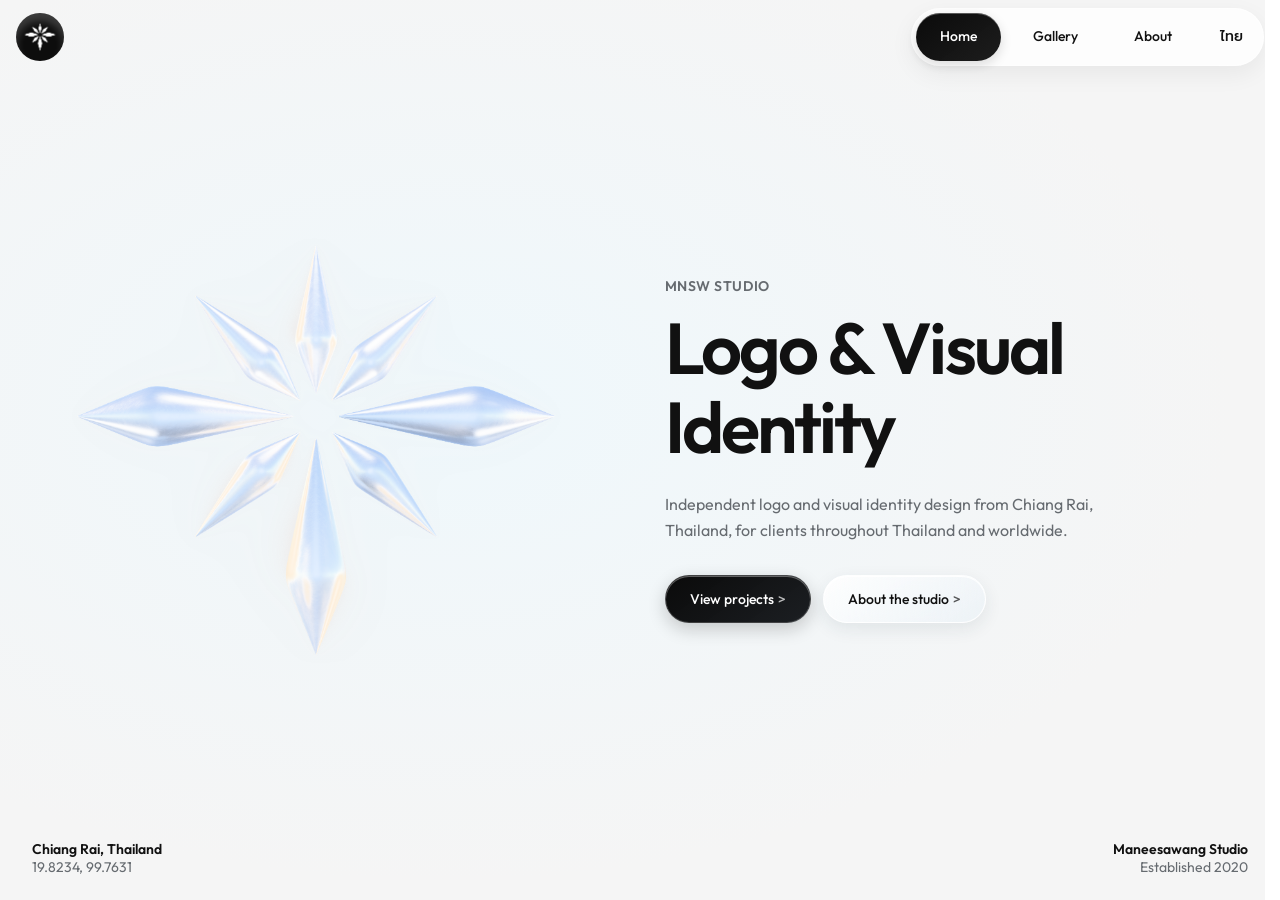
<file: index.html>
<!DOCTYPE html>
<html lang="en">
<head>
    <meta charset="UTF-8">
    <meta name="viewport" content="width=device-width, initial-scale=1.0">
    <title data-i18n="home-title">Logo Design &amp; Visual Identity | MNSW Studio Chiang Rai</title>
    <meta name="description" content="MNSW Studio creates logos and visual identities for businesses and individuals in Chiang Rai, Thailand and worldwide." data-i18n-content="home-description">
    <meta name="robots" content="index, follow, max-image-preview:large">
    <link rel="canonical" href="https://maneesawang-studio.github.io/MyGallery/">
    <meta property="og:type" content="website">
    <meta property="og:site_name" content="MNSW Studio">
    <meta property="og:title" content="รับออกแบบโลโก้และอัตลักษณ์แบรนด์ | MNSW Studio" data-i18n-content="home-title">
    <meta property="og:description" content="รับออกแบบโลโก้และอัตลักษณ์แบรนด์จากเชียงราย สำหรับลูกค้าทั่วไทยและต่างประเทศ" data-i18n-content="home-description">
    <meta property="og:url" content="https://maneesawang-studio.github.io/MyGallery/">
    <meta property="og:image" content="https://maneesawang-studio.github.io/MyGallery/info/mnsw-studio-3d.png">
    <meta property="og:image:alt" content="ตัวอย่างงานออกแบบโลโก้และอัตลักษณ์แบรนด์โดย MNSW Studio" data-i18n-content="home-image-alt">
    <meta property="og:locale" content="en_US">
    <meta name="twitter:card" content="summary_large_image">
    <meta name="twitter:title" content="รับออกแบบโลโก้และอัตลักษณ์แบรนด์ | MNSW Studio" data-i18n-content="home-title">
    <meta name="twitter:description" content="รับออกแบบโลโก้และอัตลักษณ์แบรนด์จากเชียงราย สำหรับลูกค้าทั่วไทยและต่างประเทศ" data-i18n-content="home-description">
    <meta name="twitter:image" content="https://maneesawang-studio.github.io/MyGallery/info/mnsw-studio-3d.png">
    <meta name="theme-color" content="#f5f5f5">
    <link rel="icon" type="image/png" href="info/mnsw-studio-logo.png">
    <link rel="preload" href="font/Outfit/Outfit-Regular.ttf" as="font" type="font/ttf" crossorigin>
    <link rel="preload" href="font/Outfit/Outfit-Medium.ttf" as="font" type="font/ttf" crossorigin>
    <link rel="preload" href="font/Outfit/Outfit-SemiBold.ttf" as="font" type="font/ttf" crossorigin>
    <link rel="stylesheet" href="style.css">
    <script type="application/ld+json">
    {
        "@context": "https://schema.org",
        "@type": "Organization",
        "name": "MNSW Studio",
        "alternateName": "Maneesawang Studio",
        "url": "https://maneesawang-studio.github.io/MyGallery/",
        "logo": "https://maneesawang-studio.github.io/MyGallery/info/mnsw-studio-logo.png",
        "image": "https://maneesawang-studio.github.io/MyGallery/info/mnsw-studio-3d.png",
        "description": "Independent logo and visual identity design from Chiang Rai, Thailand, for clients throughout Thailand and worldwide.",
        "founder": {
            "@type": "Person",
            "name": "Teerawat Maneesawang",
            "jobTitle": "Independent designer",
            "sameAs": "https://www.instagram.com/art_maneesawang"
        },
        "areaServed": [
            {
                "@type": "Country",
                "name": "ประเทศไทย"
            },
            {
                "@type": "Place",
                "name": "Worldwide"
            }
        ],
        "sameAs": [
            "https://www.pinterest.com/maneesawang_studio"
        ],
        "email": "artmnsw@gmail.com"
    }
    </script>
</head>
<body>
    <nav class="navbar">
        <a href="./" class="nav-logo">
            <img src="info/mnsw-studio-logo.png" alt="MNSW Studio Logo" class="logo-image">
        </a>
        <button class="nav-toggle" type="button" aria-label="เปิดเมนูนำทาง" aria-expanded="false" aria-controls="primary-menu">
            <span></span>
            <span></span>
            <span></span>
        </button>
        <div class="nav-menu" id="primary-menu">
            <a href="./" class="nav-item active" data-i18n="nav-home">หน้าหลัก</a>
            <a href="Gallery/" class="nav-item" data-i18n="nav-gallery">ผลงาน</a>
            <a href="About/" class="nav-item" data-i18n="nav-about">เกี่ยวกับเรา</a>
            <button class="language-toggle" type="button" aria-label="Switch to Thai" data-i18n-aria-label="language-label"><span data-language-label>ไทย</span></button>
        </div>
    </nav>
    <section class="hero-container">
        <div class="hero-image-area">
            <img src="info/mnsw-studio-3d.png" alt="ตัวอย่างงานออกแบบโลโก้และอัตลักษณ์แบรนด์โดย MNSW Studio" data-i18n-alt="home-image-alt" class="hero-3d-img">
        </div>
        <div class="hero-text-area">
            <span class="sub-title">MNSW STUDIO</span>
            <h1 class="main-title" data-i18n="home-heading">หอศิลป์ มณีสว่าง</h1>
            <p class="description" data-i18n="home-intro">
                แกลเลอรีออนไลน์รวบรวมตัวอย่างผลงานการดีไซน์โลโก้และภาพลักษณ์แบรนด์โดย Maneesawang Studio  สะท้อนมุมมองการออกแบบที่ผสมผสานเอกลักษณ์เฉพาะตัวเข้ากับความต้องการของยุคสมัยได้อย่างลงตัว
            </p>
            <div class="btn-group">
                <a href="Gallery/" class="btn btn-primary"><span data-i18n="home-projects">ชมผลงาน</span> <span class="arrow">&gt;</span></a>
                <a href="About/" class="btn btn-secondary"><span data-i18n="home-about">รู้จักสตูดิโอ</span> <span class="arrow">&gt;</span></a>
            </div>
        </div>
    </section>
    <footer class="footer-info">
        <div class="footer-left">
            <strong data-i18n="footer-location">จังหวัดเชียงราย ประเทศไทย</strong><br>
            <span>19.8234, 99.7631</span>
        </div>
        <div class="footer-right">
            <strong>Maneesawang Studio</strong><br>
            <span data-i18n="footer-established">ก่อตั้งเมื่อปี 2020</span>
        </div>
    </footer>
    <script src="language.js"></script>
    <script src="nav.js"></script>
</body>
</html>
</file>
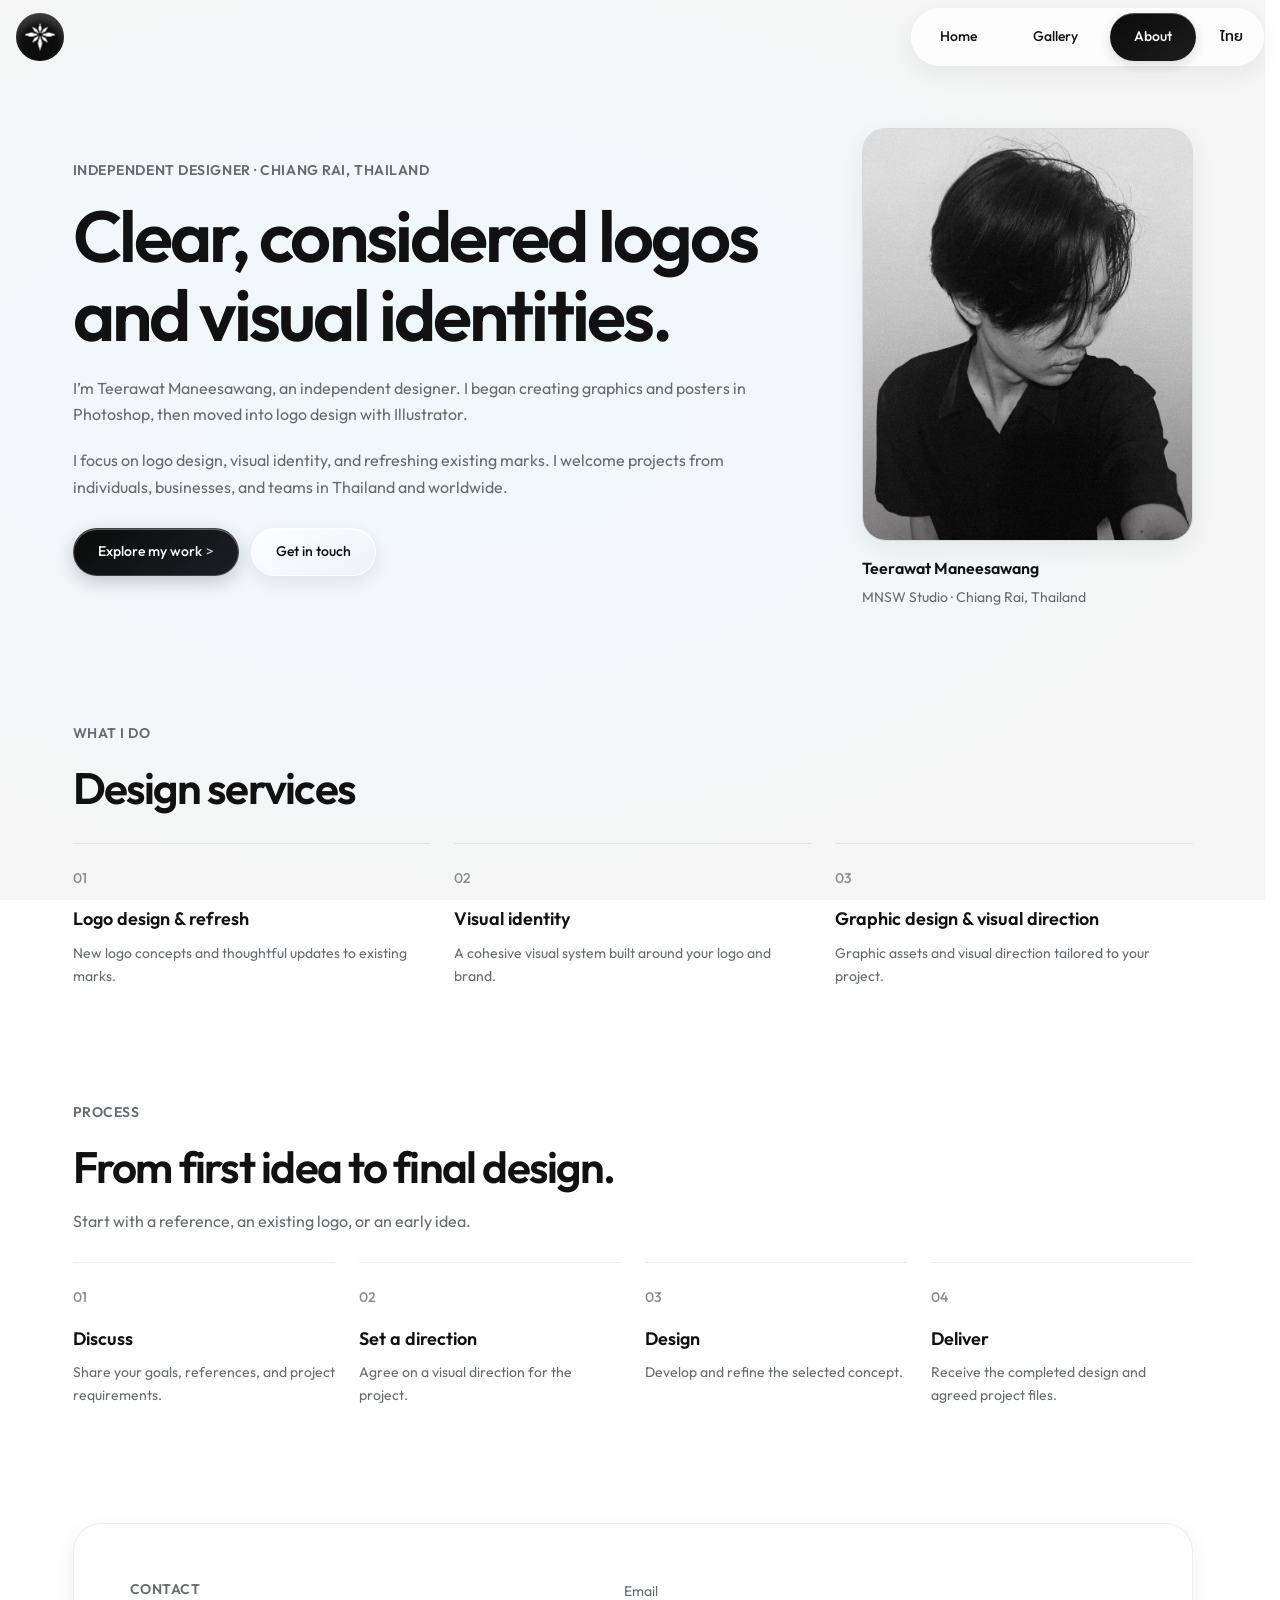
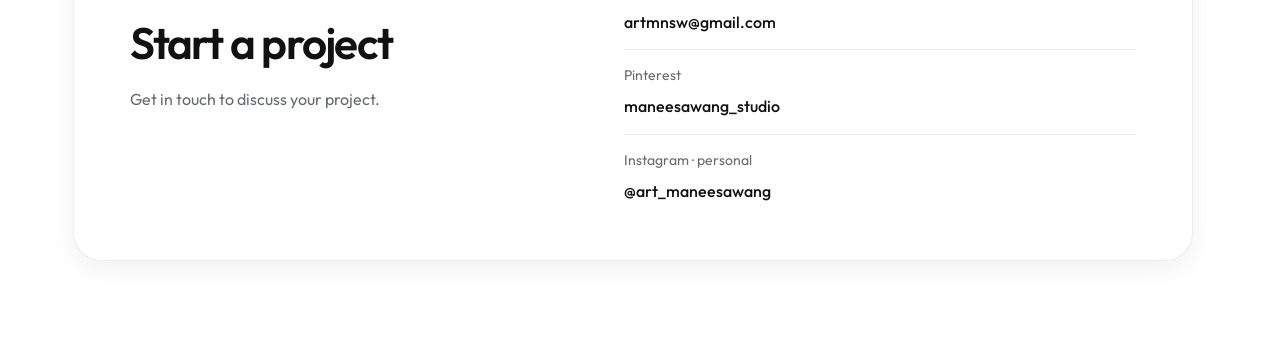
<file: About/index.html>
<!DOCTYPE html>
<html lang="en">
<head>
    <meta charset="UTF-8">
    <meta name="viewport" content="width=device-width, initial-scale=1.0">
    <base href="../">
    <title data-i18n="about-title">About Teerawat Maneesawang | MNSW Studio</title>
    <meta name="description" content="Meet Teerawat Maneesawang, an independent logo and visual identity designer in Chiang Rai, Thailand, creating for clients worldwide." data-i18n-content="about-description">
    <meta name="robots" content="index, follow, max-image-preview:large">
    <link rel="canonical" href="https://maneesawang-studio.github.io/MyGallery/About/">
    <meta property="og:type" content="profile">
    <meta property="og:site_name" content="MNSW Studio">
    <meta property="og:title" content="เกี่ยวกับธีรวัฒน์ มณีสว่าง | MNSW Studio" data-i18n-content="about-title">
    <meta property="og:description" content="รู้จักนักออกแบบเบื้องหลัง MNSW Studio ผู้สร้างสรรค์โลโก้และอัตลักษณ์แบรนด์จากเชียงราย" data-i18n-content="about-description">
    <meta property="og:url" content="https://maneesawang-studio.github.io/MyGallery/About/">
    <meta property="og:image" content="https://maneesawang-studio.github.io/MyGallery/info/myself.jpg">
    <meta property="og:image:alt" content="ธีรวัฒน์ มณีสว่าง นักออกแบบเบื้องหลัง MNSW Studio" data-i18n-content="about-image-alt">
    <meta property="og:locale" content="en_US">
    <meta name="twitter:card" content="summary_large_image">
    <meta name="twitter:title" content="เกี่ยวกับธีรวัฒน์ มณีสว่าง | MNSW Studio" data-i18n-content="about-title">
    <meta name="twitter:description" content="รู้จักนักออกแบบเบื้องหลัง MNSW Studio ผู้สร้างสรรค์โลโก้และอัตลักษณ์แบรนด์จากเชียงราย" data-i18n-content="about-description">
    <meta name="twitter:image" content="https://maneesawang-studio.github.io/MyGallery/info/myself.jpg">
    <meta name="theme-color" content="#f5f5f5">
    <link rel="icon" type="image/png" href="info/mnsw-studio-logo.png">
    <link rel="preload" href="font/Outfit/Outfit-Regular.ttf" as="font" type="font/ttf" crossorigin>
    <link rel="preload" href="font/Outfit/Outfit-Medium.ttf" as="font" type="font/ttf" crossorigin>
    <link rel="preload" href="font/Outfit/Outfit-SemiBold.ttf" as="font" type="font/ttf" crossorigin>
    <link rel="stylesheet" href="style.css">
    <script type="application/ld+json">
    {
        "@context": "https://schema.org",
        "@type": "AboutPage",
        "name": "เกี่ยวกับธีรวัฒน์ มณีสว่าง | MNSW Studio",
        "url": "https://maneesawang-studio.github.io/MyGallery/About/",
        "mainEntity": {
            "@type": "Person",
            "name": "Teerawat Maneesawang",
            "jobTitle": "Independent designer",
            "image": "https://maneesawang-studio.github.io/MyGallery/info/myself.jpg",
            "worksFor": {
                "@type": "Organization",
                "name": "MNSW Studio",
                "url": "https://maneesawang-studio.github.io/MyGallery/"
            },
            "knowsAbout": [
                "Logo design",
                "Visual identity",
                "Graphic design",
                "Art direction"
            ],
            "sameAs": [
                "https://www.instagram.com/art_maneesawang"
            ]
        }
    }
    </script>
</head>
<body class="page-about">
    <nav class="navbar">
        <a href="./" class="nav-logo">
            <img src="info/mnsw-studio-logo.png" alt="MNSW Studio Logo" class="logo-image">
        </a>
        <button class="nav-toggle" type="button" aria-label="เปิดเมนูนำทาง" aria-expanded="false" aria-controls="primary-menu">
            <span></span>
            <span></span>
            <span></span>
        </button>
        <div class="nav-menu" id="primary-menu">
            <a href="./" class="nav-item" data-i18n="nav-home">หน้าหลัก</a>
            <a href="Gallery/" class="nav-item" data-i18n="nav-gallery">ผลงาน</a>
            <a href="About/" class="nav-item active" data-i18n="nav-about">เกี่ยวกับเรา</a>
            <button class="language-toggle" type="button" aria-label="Switch to Thai" data-i18n-aria-label="language-label"><span data-language-label>ไทย</span></button>
        </div>
    </nav>
    <main class="about-section">
        <section class="about-hero" aria-labelledby="about-title">
            <div class="about-copy">
                <p class="sub-title" data-i18n="about-subtitle">นักออกแบบอิสระ · จังหวัดเชียงราย ประเทศไทย</p>
                <h1 class="about-title" id="about-title" data-i18n="about-heading">ออกแบบโลโก้และอัตลักษณ์แบรนด์อย่างชัดเจน ใส่ใจในทุกรายละเอียด</h1>
                <p class="about-intro" data-i18n="about-story">
                    ธีรวัฒน์ มณีสว่าง นักออกแบบอิสระ เริ่มต้นจากการทำกราฟิกและโปสเตอร์ด้วย Photoshop ก่อนต่อยอดสู่งานออกแบบโลโก้ด้วย Illustrator
                </p>
                <p class="about-intro" data-i18n="about-focus">
                    เชี่ยวชาญด้านการออกแบบโลโก้ อัตลักษณ์แบรนด์ และปรับปรุงโลโก้เดิม ยินดีร่วมงานกับบุคคล ธุรกิจ และทีมงาน ทั้งในประเทศไทยและต่างประเทศ
                </p>
                <div class="about-actions">
                    <a href="Gallery/" class="btn btn-primary"><span data-i18n="about-view-work">ชมผลงาน</span> <span class="arrow">&gt;</span></a>
                    <a href="mailto:artmnsw@gmail.com" class="btn btn-secondary" data-i18n="about-contact">ติดต่อ</a>
                </div>
            </div>
            <figure class="about-profile">
                <div class="profile-image-wrapper">
                    <img src="info/myself.jpg" alt="Teerawat Maneesawang" data-i18n-alt="about-image-alt" class="profile-image">
                </div>
                <figcaption>
                    <strong>Teerawat Maneesawang</strong>
                    <span data-i18n="about-caption">MNSW Studio · จังหวัดเชียงราย ประเทศไทย</span>
                </figcaption>
            </figure>
        </section>

        <section class="about-services" aria-labelledby="services-title">
            <div class="about-section-heading">
                <p class="sub-title" data-i18n="services-kicker">บริการของเรา</p>
                <h2 id="services-title" data-i18n="services-title">บริการออกแบบ</h2>
            </div>
            <div class="about-service-grid">
                <article class="about-service">
                    <span class="about-index">01</span>
                    <h3 data-i18n="service-logo">ออกแบบและปรับปรุงโลโก้</h3>
                    <p data-i18n="service-logo-desc">สร้างแนวคิดโลโก้ใหม่ หรือปรับภาพลักษณ์โลโก้เดิมให้ทันสมัยและเหมาะกับแบรนด์</p>
                </article>
                <article class="about-service">
                    <span class="about-index">02</span>
                    <h3 data-i18n="service-identity">อัตลักษณ์แบรนด์</h3>
                    <p data-i18n="service-identity-desc">ออกแบบระบบภาพลักษณ์ที่สอดคล้องกัน โดยมีโลโก้และแบรนด์เป็นหัวใจสำคัญ</p>
                </article>
                <article class="about-service">
                    <span class="about-index">03</span>
                    <h3 data-i18n="service-graphic">งานกราฟิกและทิศทางงานภาพ</h3>
                    <p data-i18n="service-graphic-desc">สร้างสรรค์งานกราฟิกและกำหนดทิศทางภาพให้เหมาะกับแต่ละโครงการ</p>
                </article>
            </div>
        </section>

        <section class="about-process" aria-labelledby="process-title">
            <div class="about-section-heading">
                <p class="sub-title" data-i18n="process-kicker">ขั้นตอนการทำงาน</p>
                <h2 id="process-title" data-i18n="process-title">จากไอเดียแรกสู่ผลงานออกแบบที่สมบูรณ์</h2>
                <p class="about-section-intro" data-i18n="process-intro">เริ่มต้นจากตัวอย่างอ้างอิง โลโก้เดิม หรือไอเดียตั้งต้นของคุณ</p>
            </div>
            <ol class="about-process-list">
                <li>
                    <span class="about-index">01</span>
                    <h3 data-i18n="process-discuss">พูดคุย</h3>
                    <p data-i18n="process-discuss-desc">พูดคุยถึงเป้าหมาย ตัวอย่างอ้างอิง และความต้องการของโครงการ</p>
                </li>
                <li>
                    <span class="about-index">02</span>
                    <h3 data-i18n="process-direction">กำหนดทิศทาง</h3>
                    <p data-i18n="process-direction-desc">ร่วมกันวางแนวทางภาพที่เหมาะกับโครงการ</p>
                </li>
                <li>
                    <span class="about-index">03</span>
                    <h3 data-i18n="process-design">ออกแบบ</h3>
                    <p data-i18n="process-design-desc">พัฒนาและปรับแต่งแนวคิดที่เลือกให้สมบูรณ์</p>
                </li>
                <li>
                    <span class="about-index">04</span>
                    <h3 data-i18n="process-deliver">ส่งมอบงาน</h3>
                    <p data-i18n="process-deliver-desc">รับผลงานฉบับสมบูรณ์และไฟล์งานตามที่ตกลงกัน</p>
                </li>
            </ol>
        </section>

        <section class="about-contact" id="contact" aria-labelledby="contact-title">
            <div class="about-contact-copy">
                <p class="sub-title" data-i18n="contact-kicker">ติดต่อ</p>
                <h2 id="contact-title" data-i18n="contact-title">เริ่มต้นโครงการของคุณ</h2>
                <p data-i18n="contact-intro">ติดต่อเพื่อพูดคุยเกี่ยวกับงานออกแบบของคุณ</p>
            </div>
            <div class="about-contact-links">
                <a href="mailto:artmnsw@gmail.com">
                    <span data-i18n="email">อีเมล</span>
                    <strong>artmnsw@gmail.com</strong>
                </a>
                <a href="https://www.pinterest.com/maneesawang_studio" target="_blank" rel="noopener noreferrer">
                    <span>Pinterest</span>
                    <strong>maneesawang_studio</strong>
                </a>
                <a href="https://www.instagram.com/art_maneesawang" target="_blank" rel="noopener noreferrer">
                    <span data-i18n="instagram">Instagram · ส่วนตัว</span>
                    <strong>@art_maneesawang</strong>
                </a>
            </div>
        </section>
    </main>
    <script src="language.js"></script>
    <script src="nav.js"></script>
</body>
</html>
</file>
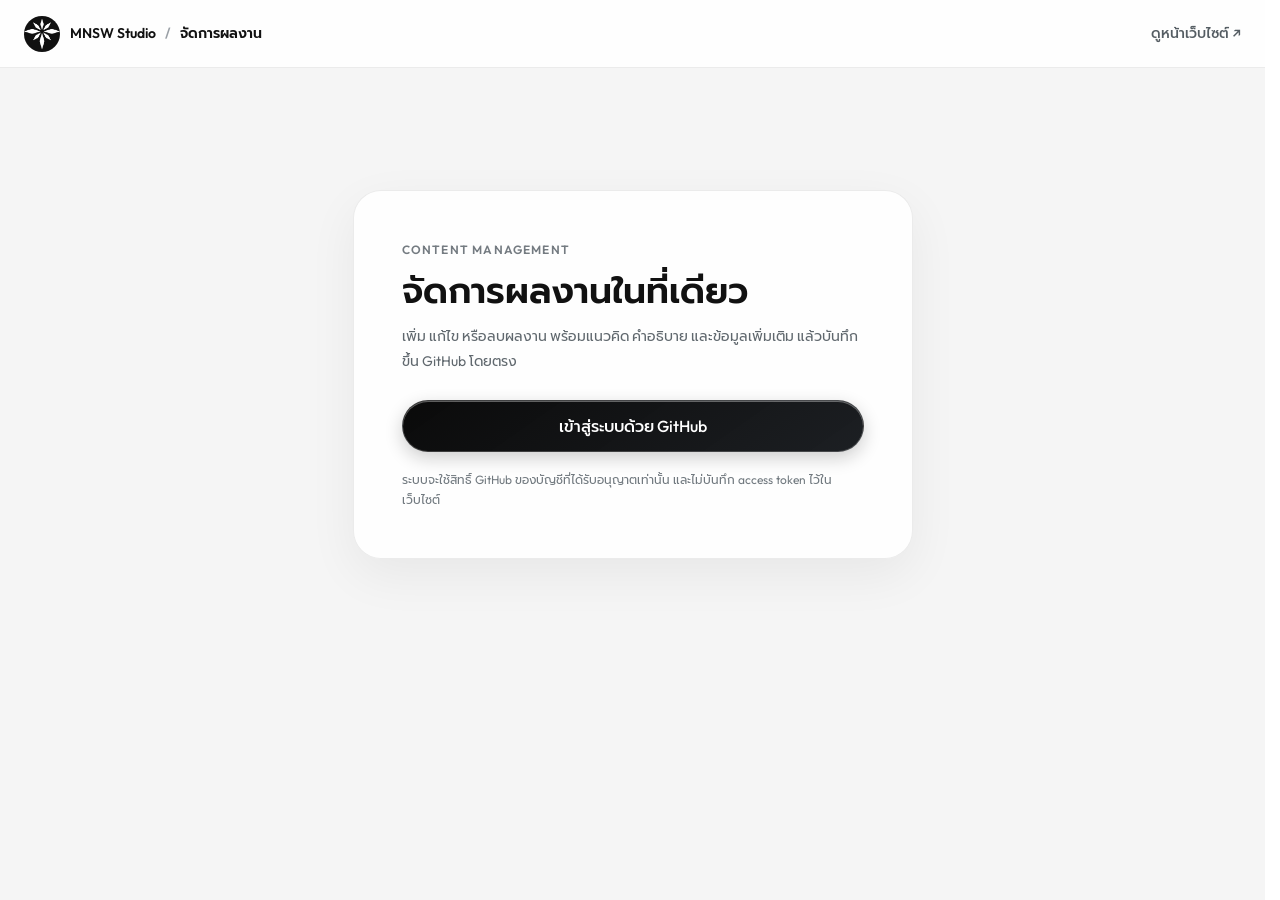
<file: admin/index.html>
<!DOCTYPE html>
<html lang="th">
<head>
    <meta charset="UTF-8">
    <meta name="viewport" content="width=device-width, initial-scale=1.0">
    <base href="../">
    <title>จัดการผลงาน | MNSW Studio</title>
    <meta name="robots" content="noindex, nofollow">
    <link rel="icon" type="image/png" href="info/mnsw-studio-logo.png">
    <link rel="preload" href="font/Prompt/Prompt-Regular.ttf" as="font" type="font/ttf" crossorigin>
    <link rel="preload" href="font/Prompt/Prompt-Medium.ttf" as="font" type="font/ttf" crossorigin>
    <link rel="preload" href="font/Prompt/Prompt-SemiBold.ttf" as="font" type="font/ttf" crossorigin>
    <link rel="stylesheet" href="style.css">
    <link rel="stylesheet" href="admin/admin.css">
    <script src="admin/config.js"></script>
    <script src="admin/admin.js" defer></script>
</head>
<body class="admin-page">
    <header class="admin-header">
        <a class="admin-brand" href="./">
            <img src="info/mnsw-studio-logo.png" alt="" width="36" height="36">
            <span>MNSW Studio <span class="admin-brand-divider">/</span> จัดการผลงาน</span>
        </a>
        <a class="admin-site-link" href="Gallery/">ดูหน้าเว็บไซต์ ↗</a>
    </header>

    <main class="admin-main">
        <section id="login-panel" class="admin-login-panel">
            <p class="admin-eyebrow">CONTENT MANAGEMENT</p>
            <h1>จัดการผลงานในที่เดียว</h1>
            <p class="admin-intro">เพิ่ม แก้ไข หรือลบผลงาน พร้อมแนวคิด คำอธิบาย และข้อมูลเพิ่มเติม แล้วบันทึกขึ้น GitHub โดยตรง</p>
            <button id="login-button" class="btn btn-primary" type="button">เข้าสู่ระบบด้วย GitHub</button>
            <p id="config-hint" class="admin-config-hint" hidden></p>
            <p class="admin-security-note">ระบบจะใช้สิทธิ์ GitHub ของบัญชีที่ได้รับอนุญาตเท่านั้น และไม่บันทึก access token ไว้ในเว็บไซต์</p>
        </section>

        <section id="workspace" class="admin-workspace" hidden>
            <div class="admin-toolbar">
                <div>
                    <p class="admin-eyebrow">PORTFOLIO</p>
                    <h1>ผลงานทั้งหมด <span id="project-count" class="admin-count"></span></h1>
                    <p id="signed-in-user" class="admin-user"></p>
                </div>
                <div class="admin-toolbar-actions">
                    <button id="add-project-button" class="btn btn-secondary" type="button">＋ เพิ่มผลงาน</button>
                    <button id="logout-button" class="admin-text-button" type="button">ออกจากระบบ</button>
                </div>
            </div>

            <div id="status-message" class="admin-status" role="status" aria-live="polite" hidden></div>

            <div class="admin-layout">
                <aside class="admin-project-list-panel" aria-label="รายการผลงาน">
                    <div class="admin-list-heading">
                        <h2>รายการผลงาน</h2>
                        <button id="save-order-button" class="admin-save-order-button" type="button" disabled>บันทึกลำดับ</button>
                    </div>
                    <p class="admin-list-help">ลากหรือใช้ ↑ ↓ จัดลำดับ · ปักหมุดจะแสดงก่อน</p>
                    <div id="project-list" class="admin-project-list"></div>
                </aside>

                <section id="editor-panel" class="admin-editor-panel" aria-labelledby="editor-title">
                    <div class="admin-editor-heading">
                        <div>
                            <p class="admin-eyebrow">PROJECT DETAILS</p>
                            <h2 id="editor-title">เลือกผลงานที่ต้องการแก้ไข</h2>
                        </div>
                        <button id="delete-project-button" class="admin-delete-button" type="button" hidden>ลบผลงาน</button>
                    </div>

                    <form id="project-form" hidden>
                        <div class="admin-form-grid">
                            <label class="admin-field">
                                <span>ชื่อผลงาน <span class="required">*</span></span>
                                <input name="title" type="text" maxlength="120" required autocomplete="off">
                            </label>
                            <label class="admin-field">
                                <span>ชื่อผู้ว่าจ้าง / แบรนด์</span>
                                <input name="subTitle" type="text" maxlength="120" autocomplete="off">
                            </label>
                            <label class="admin-field admin-field-small">
                                <span>ปี <span class="required">*</span></span>
                                <input name="year" type="number" min="1900" max="2200" step="1" required>
                            </label>
                            <label class="admin-field admin-field-small">
                                <span>รหัสผลงาน (URL) <span class="required">*</span></span>
                                <input name="id" type="text" maxlength="80" pattern="[a-z0-9]+(?:-[a-z0-9]+)*" required autocomplete="off">
                            </label>
                        </div>

                        <fieldset class="admin-fieldset">
                            <legend>แนวคิดการออกแบบ</legend>
                            <div class="admin-form-grid">
                                <label class="admin-field">
                                    <span>ภาษาไทย</span>
                                    <textarea name="conceptTh" rows="3" maxlength="2000"></textarea>
                                </label>
                                <label class="admin-field">
                                    <span>English</span>
                                    <textarea name="conceptEn" rows="3" maxlength="2000"></textarea>
                                </label>
                            </div>
                        </fieldset>

                        <fieldset class="admin-fieldset">
                            <legend>คำอธิบายผลงาน</legend>
                            <div class="admin-form-grid">
                                <label class="admin-field">
                                    <span>ภาษาไทย</span>
                                    <textarea name="descriptionTh" rows="3" maxlength="4000"></textarea>
                                </label>
                                <label class="admin-field">
                                    <span>English</span>
                                    <textarea name="descriptionEn" rows="3" maxlength="4000"></textarea>
                                </label>
                            </div>
                        </fieldset>

                        <fieldset class="admin-fieldset">
                            <legend>รูปผลงาน</legend>
                            <div class="admin-image-editor">
                                <div class="admin-image-preview">
                                    <img id="image-preview" alt="ตัวอย่างรูปผลงาน" hidden>
                                    <span id="image-placeholder">ยังไม่ได้เลือกรูป</span>
                                </div>
                                <div class="admin-image-controls">
                                    <label class="admin-field">
                                        <span>ตำแหน่งไฟล์ในเว็บไซต์</span>
                                        <input name="image" type="text" maxlength="300" required autocomplete="off">
                                    </label>
                                    <label class="admin-upload-button">
                                        <input id="image-upload" type="file" accept="image/png,image/jpeg,image/webp">
                                        <span>อัปโหลดรูปขึ้น GitHub</span>
                                    </label>
                                    <p>รองรับ PNG, JPG และ WebP ขนาดไม่เกิน 5 MB</p>
                                </div>
                            </div>
                        </fieldset>

                        <fieldset class="admin-fieldset">
                            <div class="admin-extra-heading">
                                <div>
                                    <legend>ข้อมูลเพิ่มเติม</legend>
                                    <p>เพิ่มช่องข้อมูลเอง เช่น ประเภทงาน วัสดุ ลูกค้า หรือลิงก์</p>
                                </div>
                                <button id="add-field-button" class="admin-small-button" type="button">＋ เพิ่มข้อมูล</button>
                            </div>
                            <div id="extra-fields"></div>
                        </fieldset>

                        <div class="admin-save-row">
                            <p>เมื่อบันทึก การเปลี่ยนแปลงจะถูก commit ไปยัง branch <code>main</code></p>
                            <button id="save-project-button" class="btn btn-primary" type="submit">บันทึกขึ้น GitHub</button>
                        </div>
                    </form>
                </section>
            </div>
        </section>
    </main>
</body>
</html>
</file>
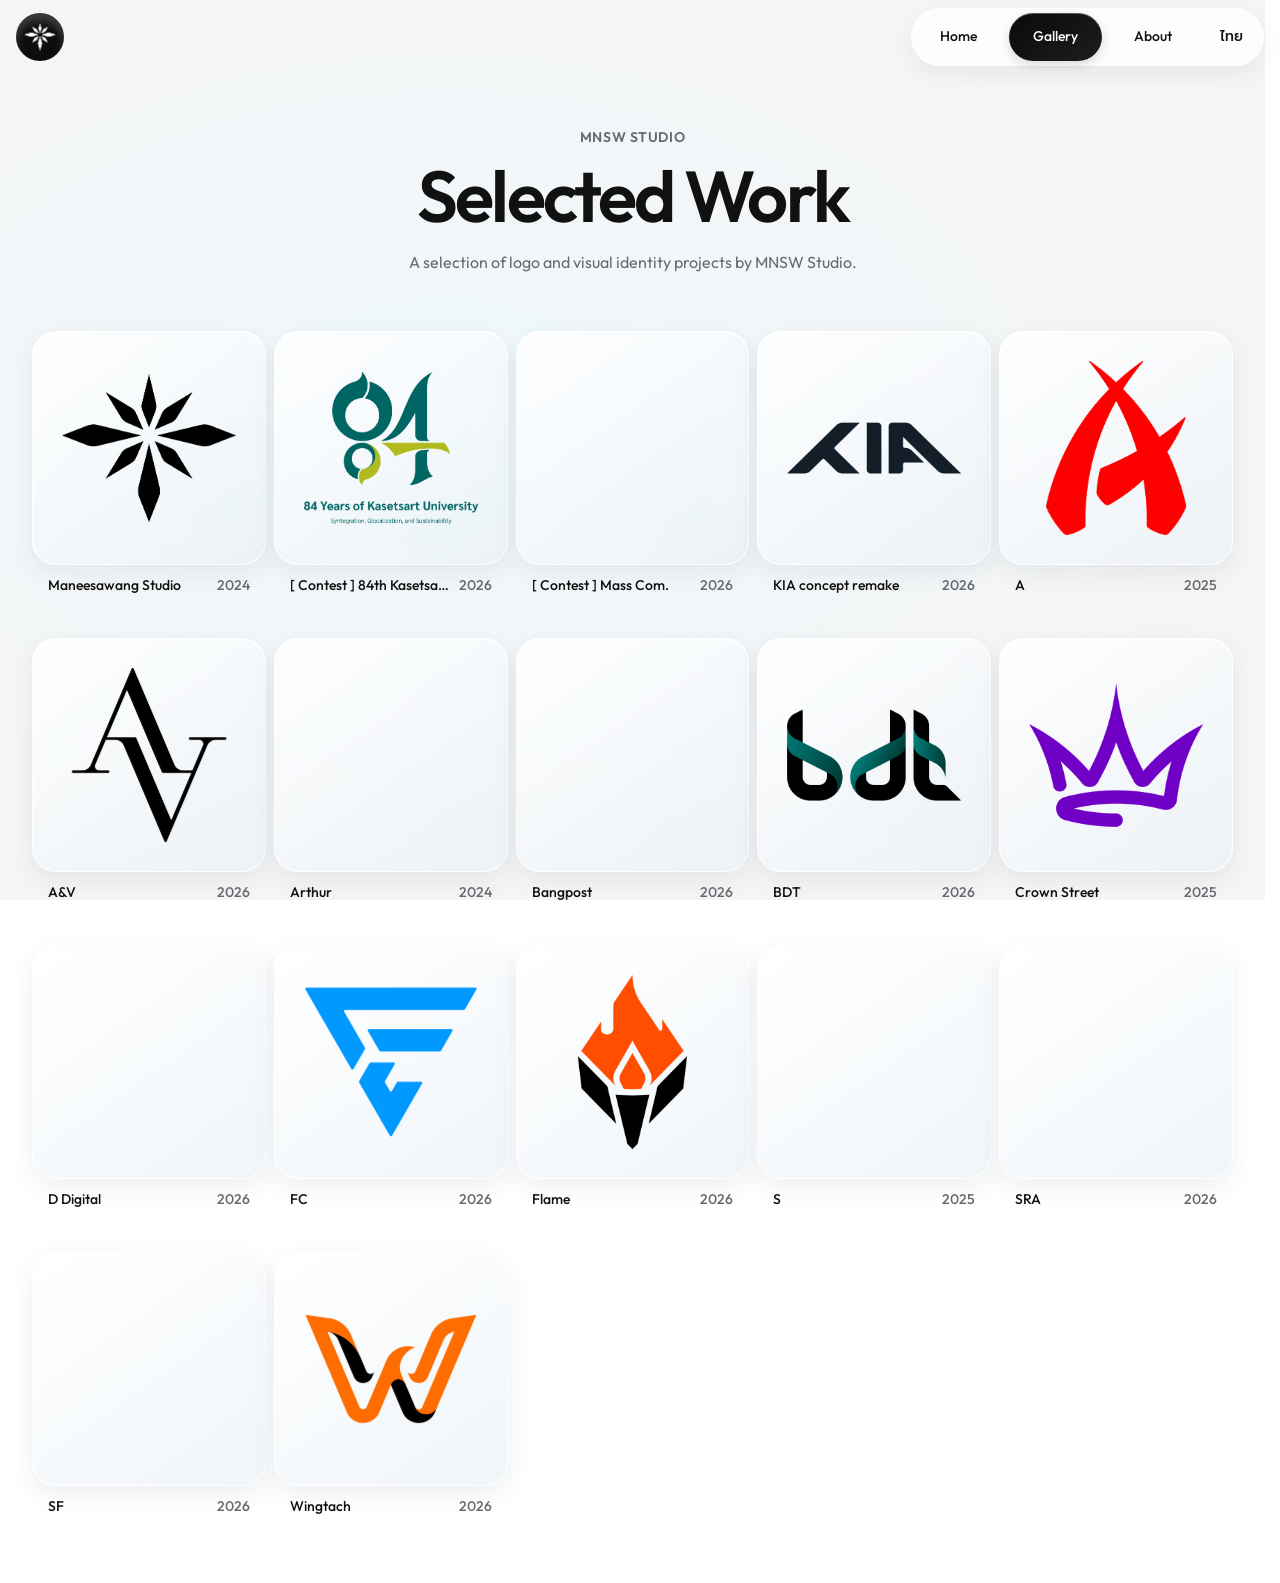
<file: Gallery/index.html>
<!DOCTYPE html>
<html lang="en">
<head>
    <meta charset="UTF-8">
    <meta name="viewport" content="width=device-width, initial-scale=1.0">
    <base href="../">
    <title data-i18n="gallery-title">Logo Design Portfolio &amp; Selected Work | MNSW Studio</title>
    <meta name="description" content="Explore logo design and visual identity projects by MNSW Studio in Chiang Rai, Thailand, working with clients worldwide." data-i18n-content="gallery-description">
    <meta name="robots" content="index, follow, max-image-preview:large">
    <link rel="canonical" href="https://maneesawang-studio.github.io/MyGallery/Gallery/">
    <meta property="og:type" content="website">
    <meta property="og:site_name" content="MNSW Studio">
    <meta property="og:title" content="ผลงานออกแบบโลโก้ | MNSW Studio" data-i18n-content="gallery-title">
    <meta property="og:description" content="ชมผลงานออกแบบโลโก้และอัตลักษณ์แบรนด์โดย MNSW Studio" data-i18n-content="gallery-description">
    <meta property="og:url" content="https://maneesawang-studio.github.io/MyGallery/Gallery/">
    <meta property="og:image" content="https://maneesawang-studio.github.io/MyGallery/info/mnsw-studio-3d.png">
    <meta property="og:image:alt" content="พอร์ตโฟลิโอผลงานออกแบบโลโก้และอัตลักษณ์แบรนด์โดย MNSW Studio" data-i18n-content="gallery-image-alt">
    <meta property="og:locale" content="en_US">
    <meta name="twitter:card" content="summary_large_image">
    <meta name="twitter:title" content="ผลงานออกแบบโลโก้ | MNSW Studio" data-i18n-content="gallery-title">
    <meta name="twitter:description" content="ชมผลงานออกแบบโลโก้และอัตลักษณ์แบรนด์โดย MNSW Studio" data-i18n-content="gallery-description">
    <meta name="twitter:image" content="https://maneesawang-studio.github.io/MyGallery/info/mnsw-studio-3d.png">
    <meta name="theme-color" content="#f5f5f5">
    <link rel="icon" type="image/png" href="info/mnsw-studio-logo.png">
    <link rel="preload" href="font/Outfit/Outfit-Regular.ttf" as="font" type="font/ttf" crossorigin>
    <link rel="preload" href="font/Outfit/Outfit-Medium.ttf" as="font" type="font/ttf" crossorigin>
    <link rel="preload" href="font/Outfit/Outfit-SemiBold.ttf" as="font" type="font/ttf" crossorigin>
    <link rel="stylesheet" href="style.css">
    <script type="application/ld+json">
    {
        "@context": "https://schema.org",
        "@type": "CollectionPage",
        "name": "ผลงานออกแบบโลโก้และอัตลักษณ์แบรนด์ | MNSW Studio",
        "description": "ชมผลงานออกแบบโลโก้และอัตลักษณ์แบรนด์โดย MNSW Studio",
        "url": "https://maneesawang-studio.github.io/MyGallery/Gallery/",
        "inLanguage": "en",
        "about": {
            "@type": "Organization",
            "name": "MNSW Studio",
            "url": "https://maneesawang-studio.github.io/MyGallery/"
        }
    }
    </script>
</head>
<body class="page-gallery">
    <nav class="navbar">
        <a href="./" class="nav-logo">
            <img src="info/mnsw-studio-logo.png" alt="MNSW Studio Logo" class="logo-image">
        </a>
        <button class="nav-toggle" type="button" aria-label="เปิดเมนูนำทาง" aria-expanded="false" aria-controls="primary-menu">
            <span></span>
            <span></span>
            <span></span>
        </button>
        <div class="nav-menu" id="primary-menu">
            <a href="./" class="nav-item" data-i18n="nav-home">หน้าหลัก</a>
            <a href="Gallery/" class="nav-item active" data-i18n="nav-gallery">ผลงาน</a>
            <a href="About/" class="nav-item" data-i18n="nav-about">เกี่ยวกับเรา</a>
            <button class="language-toggle" type="button" aria-label="Switch to Thai" data-i18n-aria-label="language-label"><span data-language-label>ไทย</span></button>
        </div>
    </nav>
    <header class="gallery-header">
        <div class="sub-title">MNSW STUDIO</div>
        <h1 class="main-title" data-i18n="gallery-heading">ผลงานออกแบบ</h1>
        <p class="description" data-i18n="gallery-intro">ผลงานออกแบบโลโก้และอัตลักษณ์แบรนด์ทั้งหมดจาก Maneesawang Studio</p>
    </header>
    <main class="gallery-container">
        <div class="gallery-grid" id="galleryGrid"></div>
    </main>
    <script src="gallery.js"></script>
    <script src="language.js"></script>
    <script src="nav.js"></script>
</body>
</html>
</file>
<file: style.css>
@font-face {
    font-family: "Prompt";
    src: url("./font/Prompt/Prompt-Regular.ttf") format("truetype");
    font-style: normal;
    font-weight: 400;
    font-display: swap;
}

@font-face {
    font-family: "Prompt";
    src: url("./font/Prompt/Prompt-Medium.ttf") format("truetype");
    font-style: normal;
    font-weight: 500;
    font-display: swap;
}

@font-face {
    font-family: "Prompt";
    src: url("./font/Prompt/Prompt-SemiBold.ttf") format("truetype");
    font-style: normal;
    font-weight: 600;
    font-display: swap;
}

@font-face {
    font-family: "Outfit";
    src: url("./font/Outfit/Outfit-Regular.ttf") format("truetype");
    font-style: normal;
    font-weight: 400;
    font-display: swap;
}

@font-face {
    font-family: "Outfit";
    src: url("./font/Outfit/Outfit-Medium.ttf") format("truetype");
    font-style: normal;
    font-weight: 500;
    font-display: swap;
}

@font-face {
    font-family: "Outfit";
    src: url("./font/Outfit/Outfit-SemiBold.ttf") format("truetype");
    font-style: normal;
    font-weight: 600;
    font-display: swap;
}

:root {
    color-scheme: light;
    font-family: var(--font-family-sans);
    color: var(--color-text);
    background:
        radial-gradient(ellipse at 35% 45%, #eff8fc 0%, #f5f5f5 68%) fixed;
    font-synthesis: none;
    text-rendering: optimizeLegibility;
    -webkit-font-smoothing: antialiased;
    --font-family-sans: "Outfit", "Prompt", sans-serif;
    --font-size-xs: 0.75rem;
    --font-size-sm: 0.875rem;
    --font-size-base: 1rem;
    --font-size-lg: 1.125rem;
    --font-size-xl: 1.25rem;
    --font-size-2xl: 1.5rem;
    --font-size-3xl: 2rem;
    --font-size-display: clamp(2.5rem, 6vw, 4.5rem);
    --font-size-page-title: clamp(2rem, 4.5vw, 3.5rem);
    --font-weight-regular: 400;
    --font-weight-medium: 500;
    --font-weight-semibold: 600;
    --line-height-tight: 1.1;
    --line-height-heading: 1.25;
    --line-height-body: 1.65;
    --line-height-thai: 1.8;
    --letter-spacing-tight: -0.04em;
    --letter-spacing-normal: 0;
    --space-1: 4px;
    --space-2: 8px;
    --space-3: 12px;
    --space-4: 16px;
    --space-5: 20px;
    --space-6: 24px;
    --space-8: 32px;
    --space-10: 40px;
    --space-12: 48px;
    --space-16: 64px;
    --color-ink: #111111;
    --color-canvas: #f5f5f5;
    --color-text: var(--color-ink);
    --color-muted: #666b70;
    --color-surface: rgba(255, 255, 255, 0.78);
    --color-border: rgba(17, 17, 17, 0.08);
    --color-focus: #315978;
    --shadow-soft: 0 8px 24px rgba(17, 17, 17, 0.06);
    --radius-sm: 10px;
    --radius-md: 16px;
    --radius-lg: 24px;
    --radius-xl: 28px;
    --radius-pill: 999px;
    --radius-card: var(--radius-lg);
    --content-width: 1440px;
    --page-gutter: clamp(16px, 3vw, 32px);
    --motion: 180ms ease;
}

* {
    box-sizing: border-box;
}

button,
input,
select,
textarea {
    font: inherit;
}

html {
    min-width: 320px;
    min-height: 100%;
    overflow-x: hidden;
    scrollbar-gutter: stable;
    font-family: var(--font-family-sans);
    font-size: 16px;
    line-height: var(--line-height-body);
}

html:lang(th) {
    line-height: var(--line-height-thai);
}

html:lang(th) body {
    line-height: var(--line-height-thai);
}

html:lang(th) .main-title,
html:lang(th) .main-heading,
html:lang(th) .about-title {
    letter-spacing: normal;
    line-height: 1.35;
    text-transform: none;
}

body {
    display: flex;
    min-height: 100vh;
    width: 100%;
    flex-direction: column;
    align-items: center;
    margin: 0;
    overflow-x: hidden;
    color: var(--color-text);
    font-family: inherit;
    font-size: var(--font-size-base);
    line-height: var(--line-height-body);
}

img {
    display: block;
    max-width: 100%;
}

a {
    color: inherit;
}

a:focus-visible {
    outline: 2px solid var(--color-focus);
    outline-offset: 8px;
}

button:focus-visible,
input:focus-visible,
select:focus-visible,
textarea:focus-visible {
    outline: 2px solid var(--color-focus);
    outline-offset: 3px;
}

/* Shared navigation */
.navbar {
    position: fixed;
    z-index: 1000;
    top: 8px;
    right: 0;
    left: 0;
    display: flex;
    width: min(100%, var(--content-width));
    align-items: center;
    justify-content: space-between;
    margin-inline: auto;
    padding: 0 16px;
}

.nav-logo {
    display: inline-flex;
    width: 48px;
    height: 48px;
    min-width: 48px;
    min-height: 48px;
    flex: none;
    aspect-ratio: 1;
    align-items: center;
    justify-content: center;
    overflow: visible;
    border-radius: 999px;
    background: #0d0d0d;
    box-shadow: inset 0 8px 8px rgba(255, 255, 255, 0.2);
}

.logo-image {
    width: 32px;
    height: auto;
    object-fit: contain;
}

.nav-menu {
    display: flex;
    min-height: 56px;
    align-items: center;
    gap: var(--space-2);
    padding: 4px;
    border: 1px solid rgba(255, 255, 255, 0.6);
    border-radius: var(--radius-pill);
    background: var(--color-surface);
    box-shadow: var(--shadow-soft);
    backdrop-filter: blur(24px);
    -webkit-backdrop-filter: blur(24px);
}

.nav-toggle {
    display: none;
}

.nav-item {
    display: inline-flex;
    width: max-content;
    min-height: 48px;
    align-items: center;
    justify-content: center;
    padding: 0 var(--space-6);
    border-radius: var(--radius-pill);
    color: var(--color-text);
    font-size: var(--font-size-sm);
    font-weight: var(--font-weight-medium);
    text-decoration: none;
    transition: background-color var(--motion), color var(--motion), box-shadow var(--motion);
}

.nav-item.active {
    background: linear-gradient(145deg, rgba(0, 0, 0, 0.96), rgba(10, 10, 10, 0.92));
    color: #ffffff;
    box-shadow:
        inset 0 1px 0 rgba(255, 255, 255, 0.3),
        0 4px 12px rgba(17, 17, 17, 0.14);
}

.nav-item:hover:not(.active) {
    background: linear-gradient(145deg, rgba(255, 255, 255, 0.92), rgba(232, 240, 246, 0.52));
    box-shadow: inset 0 1px 0 rgba(255, 255, 255, 0.9), 0 3px 10px rgba(17, 17, 17, 0.06);
}

.language-toggle {
    display: inline-flex;
    min-width: 48px;
    height: 48px;
    align-items: center;
    justify-content: center;
    padding: 0 16px;
    border: 0;
    border-radius: var(--radius-pill);
    background: transparent;
    color: var(--color-text);
    font: inherit;
    font-size: var(--font-size-sm);
    font-weight: var(--font-weight-medium);
    cursor: pointer;
    transition: background-color var(--motion), box-shadow var(--motion);
}

.language-toggle:hover {
    background: linear-gradient(145deg, rgba(255, 255, 255, 0.92), rgba(232, 240, 246, 0.52));
    box-shadow: inset 0 1px 0 rgba(255, 255, 255, 0.9), 0 3px 10px rgba(17, 17, 17, 0.06);
}

/* Shared typography */
.main-title,
.main-heading {
    margin: 0;
    color: var(--color-text);
    font-size: var(--font-size-display);
    font-weight: var(--font-weight-semibold);
    letter-spacing: var(--letter-spacing-tight);
    line-height: var(--line-height-tight);
}

.sub-title {
    margin: 0;
    color: var(--color-muted);
    font-size: var(--font-size-sm);
    font-weight: var(--font-weight-semibold);
    letter-spacing: 0.04em;
    line-height: 1.4;
    text-transform: uppercase;
}

.description,
.main-description,
.attr-text {
    color: var(--color-muted);
    font-size: var(--font-size-base);
    font-weight: var(--font-weight-regular);
    line-height: var(--line-height-body);
}

/* Shared buttons: consistent dimensions, different visual variants */
.btn {
    display: inline-flex;
    min-height: 48px;
    align-items: center;
    justify-content: center;
    gap: var(--space-1);
    padding: 0 var(--space-6);
    border: 1px solid rgba(255, 255, 255, 0.78);
    border-radius: var(--radius-pill);
    font: inherit;
    font-size: var(--font-size-sm);
    font-weight: var(--font-weight-medium);
    line-height: var(--line-height-heading);
    text-decoration: none;
    white-space: nowrap;
    cursor: pointer;
    background: linear-gradient(145deg, rgba(255, 255, 255, 0.9), rgba(232, 240, 246, 0.62));
    color: var(--color-text);
    box-shadow:
        inset 0 1px 0 rgba(255, 255, 255, 0.95),
        0 6px 18px rgba(36, 55, 72, 0.09);
    backdrop-filter: blur(18px) saturate(1.35);
    -webkit-backdrop-filter: blur(18px) saturate(1.35);
    transition:
        background-color var(--motion),
        background-image var(--motion),
        color var(--motion),
        border-color var(--motion),
        box-shadow var(--motion),
        transform var(--motion),
        filter var(--motion);
}

.btn-primary {
    border-color: rgba(255, 255, 255, 0.2);
    background: linear-gradient(145deg, rgba(0, 0, 0, 0.96), rgba(14, 17, 21, 0.94));
    color: #ffffff;
    box-shadow:
        inset 0 1px 0 rgba(255, 255, 255, 0.34),
        0 6px 18px rgba(17, 17, 17, 0.2);
}

.btn-primary:hover {
    background: linear-gradient(145deg, rgba(74, 84, 96, 0.98), rgba(24, 29, 35, 0.96));
    box-shadow:
        inset 0 1px 0 rgba(255, 255, 255, 0.42),
        0 8px 22px rgba(17, 17, 17, 0.22);
}

.btn-secondary {
    border-color: rgba(255, 255, 255, 0.82);
    background: linear-gradient(145deg, rgba(255, 255, 255, 0.9), rgba(232, 240, 246, 0.62));
    color: var(--color-text);
}

.btn-secondary:hover {
    border-color: rgba(255, 255, 255, 0.98);
    background: linear-gradient(145deg, rgba(255, 255, 255, 0.98), rgba(223, 235, 244, 0.78));
    box-shadow:
        inset 0 1px 0 rgba(255, 255, 255, 1),
        0 8px 22px rgba(36, 55, 72, 0.13);
}

.btn:active {
    filter: brightness(0.97);
    transform: none;
}

.btn-all-work:active {
    transform: translateX(-50%);
}

.arrow {
    font-size: 14px;
    opacity: 0.7;
}

.btn-group {
    display: flex;
    flex-wrap: wrap;
    align-items: center;
    gap: var(--space-3);
}

/* Shared footer */
.footer-info {
    position: fixed;
    z-index: 999;
    bottom: var(--space-6);
    left: 50%;
    display: flex;
    width: min(100%, var(--content-width));
    justify-content: space-between;
    padding: 0 var(--page-gutter);
    color: var(--color-text);
    font-size: var(--font-size-sm);
    line-height: var(--line-height-heading);
    pointer-events: none;
    transform: translateX(-50%);
}

.footer-left,
.footer-right {
    pointer-events: auto;
}

.footer-left {
    text-align: left;
}

.footer-right {
    text-align: right;
}

.footer-left strong,
.footer-right strong {
    font-weight: 600;
}

.footer-left span,
.footer-right span {
    color: var(--color-muted);
}

/* Home */
.hero-container {
    display: flex;
    width: min(100%, var(--content-width));
    min-height: 100vh;
    min-height: 100svh;
    align-items: center;
    justify-content: center;
    gap: clamp(var(--space-8), 5vw, var(--space-16));
    margin: 0 auto;
    padding: var(--space-16) var(--page-gutter);
}

.hero-image-area,
.hero-text-area {
    min-width: 0;
    flex: 1 1 0;
}

.hero-image-area {
    display: flex;
    align-items: center;
    justify-content: center;
}

.hero-3d-img {
    width: 100%;
    max-width: 504px;
    max-height: 70vh;
    object-fit: contain;
}

.hero-text-area {
    display: flex;
    flex-direction: column;
    align-items: flex-start;
}

.hero-text-area .sub-title {
    margin-bottom: 12px;
}

.hero-text-area .description {
    max-width: 480px;
    margin: var(--space-6) 0 var(--space-8);
}

/* Gallery */
.page-gallery {
    width: min(100%, var(--content-width));
    margin: 0 auto;
    padding: clamp(104px, 10vw, 128px) var(--page-gutter) var(--space-12);
}

.gallery-header {
    width: min(100%, 720px);
    margin: 0 auto var(--space-10);
    padding: 0;
    text-align: center;
}

.gallery-header .sub-title {
    margin-bottom: 8px;
}

.gallery-header .description {
    margin: 14px 0 0;
}

.gallery-container {
    width: min(100%, var(--content-width));
    margin: 0 auto;
}

.gallery-grid {
    display: grid;
    width: 100%;
    grid-template-columns: repeat(5, minmax(0, 1fr));
    gap: var(--space-10) var(--space-2);
    padding: var(--space-4) 0;
}

.gallery-item {
    display: flex;
    min-width: 0;
    flex-direction: column;
    align-self: start;
    color: inherit;
    text-decoration: none;
}

.image-box {
    position: relative;
    width: 100%;
    aspect-ratio: 1;
    overflow: hidden;
    border: 1px solid rgba(255, 255, 255, 0.86);
    border-radius: var(--radius-card);
    background: linear-gradient(145deg, rgba(255, 255, 255, 0.9), rgba(232, 240, 246, 0.64));
    box-shadow:
        inset 0 1px 0 rgba(255, 255, 255, 0.96),
        0 8px 24px rgba(36, 55, 72, 0.08);
    backdrop-filter: blur(18px) saturate(1.35);
    -webkit-backdrop-filter: blur(18px) saturate(1.35);
    transition: background var(--motion), border-color var(--motion), transform var(--motion), box-shadow var(--motion);
}

.gallery-item:hover .image-box {
    border-color: rgba(255, 255, 255, 0.98);
    background: linear-gradient(145deg, rgba(255, 255, 255, 0.98), rgba(223, 235, 244, 0.78));
    box-shadow:
        inset 0 1px 0 rgba(255, 255, 255, 1),
        0 10px 28px rgba(36, 55, 72, 0.13);
    transform: translateY(-3px);
}

.image-box img {
    position: absolute;
    top: 50%;
    left: 50%;
    width: 75%;
    height: 75%;
    object-fit: contain;
    transform: translate(-50%, -50%);
}

.item-info {
    display: flex;
    width: 100%;
    align-items: center;
    justify-content: space-between;
    flex-wrap: nowrap;
    gap: var(--space-2);
    margin-top: var(--space-2);
    padding: 0 var(--space-4);
    line-height: var(--line-height-thai);
}

.item-title {
    min-width: 0;
    flex: 1 1 auto;
    overflow: hidden;
    color: var(--color-text);
    font-size: var(--font-size-sm);
    font-weight: var(--font-weight-medium);
    text-overflow: ellipsis;
    white-space: nowrap;
}

.item-year {
    flex: 0 0 auto;
    color: var(--color-muted);
    font-size: var(--font-size-sm);
    font-weight: var(--font-weight-medium);
}

/* About */
.page-about {
    width: min(100%, var(--content-width));
    margin: 0 auto;
    padding: clamp(104px, 10vw, 128px) var(--page-gutter) 80px;
}

.about-section {
    display: flex;
    width: min(100%, 1120px);
    flex-direction: column;
    align-items: stretch;
    gap: clamp(var(--space-12), 9vw, 120px);
    margin: 0 auto;
}

.about-hero {
    display: grid;
    grid-template-columns: minmax(0, 1.35fr) minmax(240px, 0.65fr);
    align-items: center;
    gap: clamp(var(--space-8), 8vw, 112px);
}

.about-copy {
    min-width: 0;
}

.about-copy > .sub-title,
.about-section-heading > .sub-title,
.about-contact-copy > .sub-title {
    margin-bottom: 16px;
    color: var(--color-muted);
}

.about-title {
    max-width: 760px;
    margin: 0;
    font-size: clamp(40px, 6vw, 72px);
    font-weight: var(--font-weight-semibold);
    letter-spacing: var(--letter-spacing-tight);
    line-height: var(--line-height-tight);
}

.about-intro,
.about-section-intro,
.about-service p,
.about-process-list p,
.about-contact-copy > p:last-child {
    color: var(--color-muted);
    font-size: var(--font-size-base);
    line-height: var(--line-height-body);
}

.about-intro {
    max-width: 680px;
    margin: 20px 0 0;
}

.about-actions {
    display: flex;
    flex-wrap: wrap;
    gap: var(--space-3);
    margin-top: 28px;
}

.about-profile {
    width: 100%;
    max-width: 340px;
    margin: 0;
    justify-self: end;
}

.profile-image-wrapper {
    width: 100%;
    aspect-ratio: 4 / 5;
    overflow: hidden;
    border: 1px solid var(--color-border);
    border-radius: var(--radius-lg);
    background: #e8edf0;
    box-shadow: var(--shadow-soft);
}

.profile-image {
    width: 100%;
    height: 100%;
    object-fit: cover;
}

.about-profile figcaption {
    display: flex;
    flex-direction: column;
    gap: 4px;
    margin-top: 14px;
}

.about-profile figcaption strong {
    font-size: var(--font-size-base);
    font-weight: var(--font-weight-semibold);
}

.about-profile figcaption span {
    color: var(--color-muted);
    font-size: var(--font-size-sm);
}

.about-services,
.about-process {
    display: flex;
    flex-direction: column;
    gap: 28px;
}

.about-section-heading {
    max-width: 720px;
}

.about-section-heading h2,
.about-contact-copy h2 {
    margin: 0;
    font-size: clamp(var(--font-size-2xl), 4vw, 2.75rem);
    font-weight: var(--font-weight-semibold);
    letter-spacing: var(--letter-spacing-tight);
    line-height: var(--line-height-heading);
}

.about-service-grid {
    display: grid;
    grid-template-columns: repeat(3, minmax(0, 1fr));
    gap: var(--space-6);
}

.about-service {
    padding: 20px 0 0;
    border-top: 1px solid var(--color-border);
}

.about-index {
    color: #858b91;
    font-size: 14px;
    font-weight: var(--font-weight-medium);
}

.about-service h3,
.about-process-list h3 {
    margin: 14px 0 8px;
    font-size: var(--font-size-lg);
    font-weight: var(--font-weight-semibold);
    letter-spacing: var(--letter-spacing-normal);
}

.about-service p,
.about-process-list p {
    margin: 0;
    font-size: 14px;
}

.about-section-intro {
    margin: 14px 0 0;
}

.about-process-list {
    display: grid;
    grid-template-columns: repeat(4, minmax(0, 1fr));
    gap: var(--space-6);
    margin: 0;
    padding: 0;
    list-style: none;
}

.about-process-list li {
    padding-top: 20px;
    border-top: 1px solid var(--color-border);
}

.about-contact {
    display: grid;
    grid-template-columns: minmax(0, 0.9fr) minmax(0, 1.1fr);
    gap: clamp(var(--space-6), 6vw, 80px);
    padding: clamp(28px, 5vw, 56px);
    border: 1px solid var(--color-border);
    border-radius: var(--radius-xl);
    background: rgba(255, 255, 255, 0.72);
    box-shadow: var(--shadow-soft);
}

.about-contact-copy > p:last-child {
    margin: 16px 0 0;
}

.about-contact-links {
    display: flex;
    flex-direction: column;
}

.about-contact-links a {
    display: flex;
    flex-direction: column;
    gap: 6px;
    padding: 14px 0;
    border-bottom: 1px solid var(--color-border);
    text-decoration: none;
}

.about-contact-links a:first-child {
    padding-top: 0;
}

.about-contact-links a:last-child {
    padding-bottom: 0;
    border-bottom: 0;
}

.about-contact-links a span {
    color: var(--color-muted);
    font-size: var(--font-size-sm);
}

.about-contact-links a strong {
    width: fit-content;
    font-size: var(--font-size-base);
    font-weight: 500;
    overflow-wrap: anywhere;
}

.about-contact-links a:hover strong {
    text-decoration: underline;
    text-underline-offset: 4px;
}

/* Project details */
.project-detail-container {
    position: relative;
    display: grid;
    width: min(100%, var(--content-width));
    min-height: 100vh;
    min-height: 100svh;
    grid-template-columns:
        minmax(0, 1fr)
        minmax(0, min(40vw, 504px))
        minmax(0, 1fr);
    align-items: center;
    gap: clamp(var(--space-6), 4vw, var(--space-16));
    margin: 0 auto;
    padding: 72px var(--page-gutter);
}

.project-meta-area {
    z-index: 1;
    display: flex;
    min-width: 0;
    flex-direction: column;
    align-items: flex-start;
    text-align: left;
}

.project-extra-content {
    display: flex;
    width: 100%;
    flex-direction: column;
    gap: clamp(12px, 1.12vw, 16px);
    margin-top: clamp(24px, 3vw, 40px);
}

.project-extra-content[hidden] {
    display: none;
}

.project-extra-content section {
    min-width: 0;
}

.project-extra-content h2 {
    margin: 0;
    color: var(--color-muted);
    font-size: 14px;
    font-weight: 600;
    letter-spacing: 0.04em;
    line-height: 1.4;
}

.project-extra-content p {
    margin: 8px 0 0;
    font-size: 16px;
    line-height: 1.65;
    overflow-wrap: anywhere;
    white-space: pre-wrap;
}

.btn-all-work {
    position: absolute;
    top: 72px;
    left: 50%;
    z-index: 2;
    transform: translateX(-50%);
}

.btn-all-work.btn-secondary:hover {
    transform: translateX(-50%);
}

.project-info-block {
    display: flex;
    width: 100%;
    flex-direction: column;
    align-items: flex-start;
}

.project-info-block .sub-title {
    display: flex;
    align-items: center;
    margin-bottom: clamp(8px, 0.84vw, 12px);
    color: var(--color-muted);
    font-size: 14px;
    font-weight: 600;
    letter-spacing: 0.04em;
    line-height: 1.4;
    text-transform: uppercase;
}

.project-info-block .sub-title::before {
    margin-right: 8px;
    content: "\2022";
    font-size: 14px;
}

.project-info-block .main-title {
    overflow-wrap: anywhere;
}

.project-info-block .year-label {
    margin-top: clamp(12px, 1.12vw, 16px);
    color: var(--color-muted);
    font-size: 14px;
    font-weight: 600;
    letter-spacing: 0.04em;
    line-height: 1.4;
}

.project-info-block .year-value {
    margin-top: 8px;
    font-size: 16px;
    font-weight: 600;
}

.project-detail-title {
    margin: 0;
    color: var(--color-text);
    font-size: var(--font-size-page-title);
    font-weight: var(--font-weight-semibold);
    letter-spacing: var(--letter-spacing-tight);
    line-height: var(--line-height-tight);
}

.project-image-area {
    display: flex;
    width: 100%;
    min-width: 0;
    height: 100%;
    align-items: center;
    justify-content: center;
}

.project-main-img {
    width: 100%;
    max-height: min(52vh, clamp(280px, 36vw, 504px));
    object-fit: contain;
}

.project-nav-area {
    z-index: 1;
    display: flex;
    grid-column: 3;
    grid-row: 1;
    justify-content: flex-end;
}

.project-footer {
    padding-right: var(--page-gutter);
    padding-left: var(--page-gutter);
}

@media (max-width: 1199px) {
    .hero-container {
        gap: 24px;
        padding-right: 16px;
        padding-left: 16px;
    }

    .gallery-grid {
        grid-template-columns: repeat(4, minmax(0, 1fr));
    }
    
    .project-detail-container {
        grid-template-columns:
            minmax(0, 0.85fr)
            minmax(0, min(40vw, 424px))
            minmax(0, 0.85fr);
    }

    .project-meta-area {
        grid-column: 1;
        grid-row: 1;
    }

    .project-image-area {
        grid-column: 2;
        grid-row: 1;
    }

    .project-nav-area {
        grid-column: 3;
        grid-row: 1;
        justify-content: flex-end;
    }

    .project-detail-title {
        font-size: clamp(32px, 4.5vw, 48px);
    }

    .project-info-block .sub-title {
        margin-bottom: 8px;
        font-size: 14px;
    }

    .project-info-block .year-label {
        margin-top: 8px;
        font-size: 14px;
    }

    .project-info-block .year-value {
        font-size: 16px;
    }

    .project-main-img {
        max-height: min(48vh, clamp(240px, 34vw, 424px));
    }
}

@media (max-width: 809px) {
    .project-detail-container {
        align-content: start;
        align-items: start;
        min-height: 100vh;
        min-height: 100svh;
        grid-template-columns: minmax(0, 1fr);
        gap: 24px;
        padding: 144px 16px 96px;
    }

    .project-image-area,
    .project-meta-area,
    .project-nav-area {
        grid-column: 1;
    }

    .project-image-area {
        grid-row: 1;
        height: auto;
    }

    .project-main-img {
        max-height: 38vh;
    }

    .project-detail-title {
        font-size: clamp(40px, 10vw, 56px);
    }

    .project-meta-area {
        grid-row: 2;
    }

    .project-nav-area {
        grid-column: auto;
        grid-row: auto;
        position: absolute;
        top: 80px;
        right: 16px;
        justify-content: flex-end;
    }

    .btn-all-work {
        left: 16px;
        top: 80px;
        transform: none;
    }

    .btn-all-work.btn-secondary:hover {
        transform: none;
    }

    .navbar {
        top: 8px;
        width: min(100%, var(--content-width));
        padding: 0 16px;
    }

    .nav-toggle {
        position: relative;
        z-index: 2;
        display: flex;
        width: 48px;
        height: 48px;
        font-size: 14px;
        flex-direction: column;
        align-items: center;
        justify-content: center;
        gap: 5px;
        padding: 0;
        border: 1px solid rgba(255, 255, 255, 0.82);
        border-radius: 50%;
        background: linear-gradient(145deg, rgba(255, 255, 255, 0.94), rgba(224, 235, 243, 0.72));
        box-shadow:
            inset 0 1px 0 rgba(255, 255, 255, 0.98),
            0 6px 18px rgba(36, 55, 72, 0.12);
        cursor: pointer;
        backdrop-filter: blur(18px) saturate(1.35);
        -webkit-backdrop-filter: blur(18px) saturate(1.35);
        transition: background var(--motion), border-color var(--motion), box-shadow var(--motion), filter var(--motion);
    }

    .nav-toggle:hover {
        border-color: rgba(255, 255, 255, 0.98);
        background: linear-gradient(145deg, rgba(255, 255, 255, 1), rgba(216, 231, 242, 0.84));
        box-shadow:
            inset 0 1px 0 rgba(255, 255, 255, 1),
            0 8px 22px rgba(36, 55, 72, 0.16);
    }

    .nav-toggle:active {
        filter: brightness(0.97);
    }

    .nav-toggle span {
        width: 18px;
        height: 2px;
        border-radius: 2px;
        background: var(--color-text);
        transition: transform var(--motion), opacity var(--motion);
    }

    .nav-open .nav-toggle span:first-child {
        transform: translateY(7px) rotate(45deg);
    }

    .nav-open .nav-toggle span:nth-child(2) {
        opacity: 0;
    }

    .nav-open .nav-toggle span:last-child {
        transform: translateY(-7px) rotate(-45deg);
    }

    .nav-menu {
        position: absolute;
        top: calc(100% + 12px);
        right: 16px;
        display: none;
        width: min(256px, calc(100vw - 24px));
        height: auto;
        flex-direction: column;
        align-items: stretch;
        gap: 8px;
        padding: 8px;
        border: 1px solid var(--color-border);
        border-radius: 32px;
        background: rgba(255, 255, 255, 0.96);
        box-shadow: 0 12px 40px rgba(17, 17, 17, 0.12);
    }

    .nav-open .nav-menu {
        display: flex;
    }

    .nav-item {
        width: 100%;
        height: 48px;
        justify-content: flex-start;
        padding: 0 16px;
        font-size: 14px;
    }

    .language-toggle {
        width: 100%;
        justify-content: flex-start;
        padding: 0 16px;
    }

    .main-title,
    .main-heading {
        font-size: clamp(40px, 10vw, 56px);
    }

    .footer-info {
        display: none;
    }

    .hero-container {
        min-height: auto;
        flex-direction: column;
        gap: 24px;
        padding: 80px 16px 0;
    }

    .hero-image-area,
    .hero-text-area {
        width: 100%;
        flex: auto;
    }

    .hero-3d-img {
        max-height: 36vh;
    }

    .hero-text-area .description {
        margin: 16px 0 24px;
    }

    .page-gallery {
        padding: 104px 16px 16px;
    }

    .gallery-header {
        margin-bottom: 32px;
    }

    .gallery-grid {
        grid-template-columns: repeat(2, minmax(0, 1fr));
    }

    .item-info {
        flex-wrap: nowrap;
        gap: 8px;
    }

    .item-title {
        font-size: 14px;
    }

    .item-year {
        font-size: 14px;
    }

    .page-about {
        padding: 104px 16px 40px;
    }

    .about-section {
        gap: 64px;
    }

    .about-hero {
        grid-template-columns: minmax(0, 1fr);
        gap: 32px;
    }

    .about-profile {
        max-width: 280px;
        justify-self: start;
    }

    .about-service-grid,
    .about-process-list {
        grid-template-columns: minmax(0, 1fr);
        gap: 20px;
    }

    .about-contact {
        grid-template-columns: minmax(0, 1fr);
        gap: 28px;
        border-radius: 24px;
    }

}

@media (max-width: 480px) {
    .about-actions {
        align-items: stretch;
        flex-direction: column;
    }

    .about-actions .btn {
        width: 100%;
    }

    .about-contact {
        padding: 24px 20px;
    }
}

@media (prefers-reduced-motion: reduce) {
    *,
    *::before,
    *::after {
        scroll-behavior: auto !important;
        transition-duration: 0.01ms !important;
    }
}
</file>
